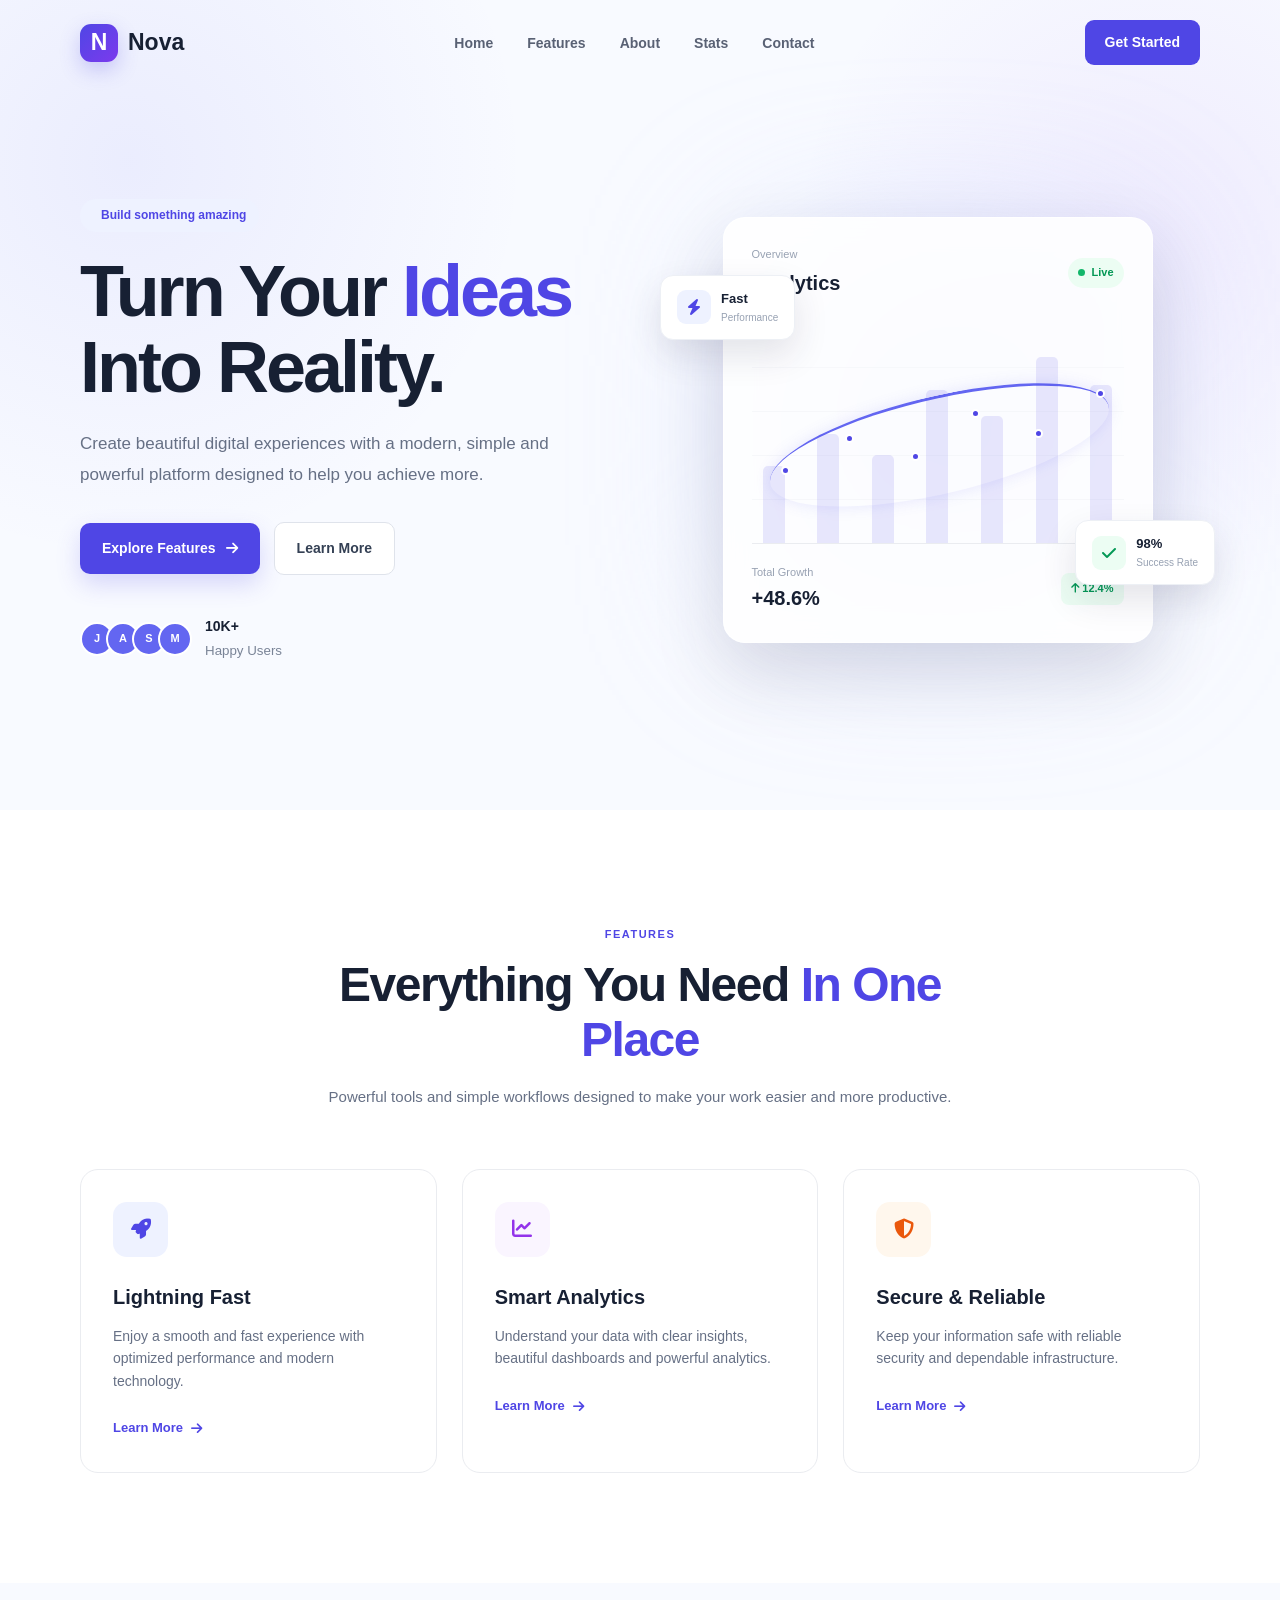
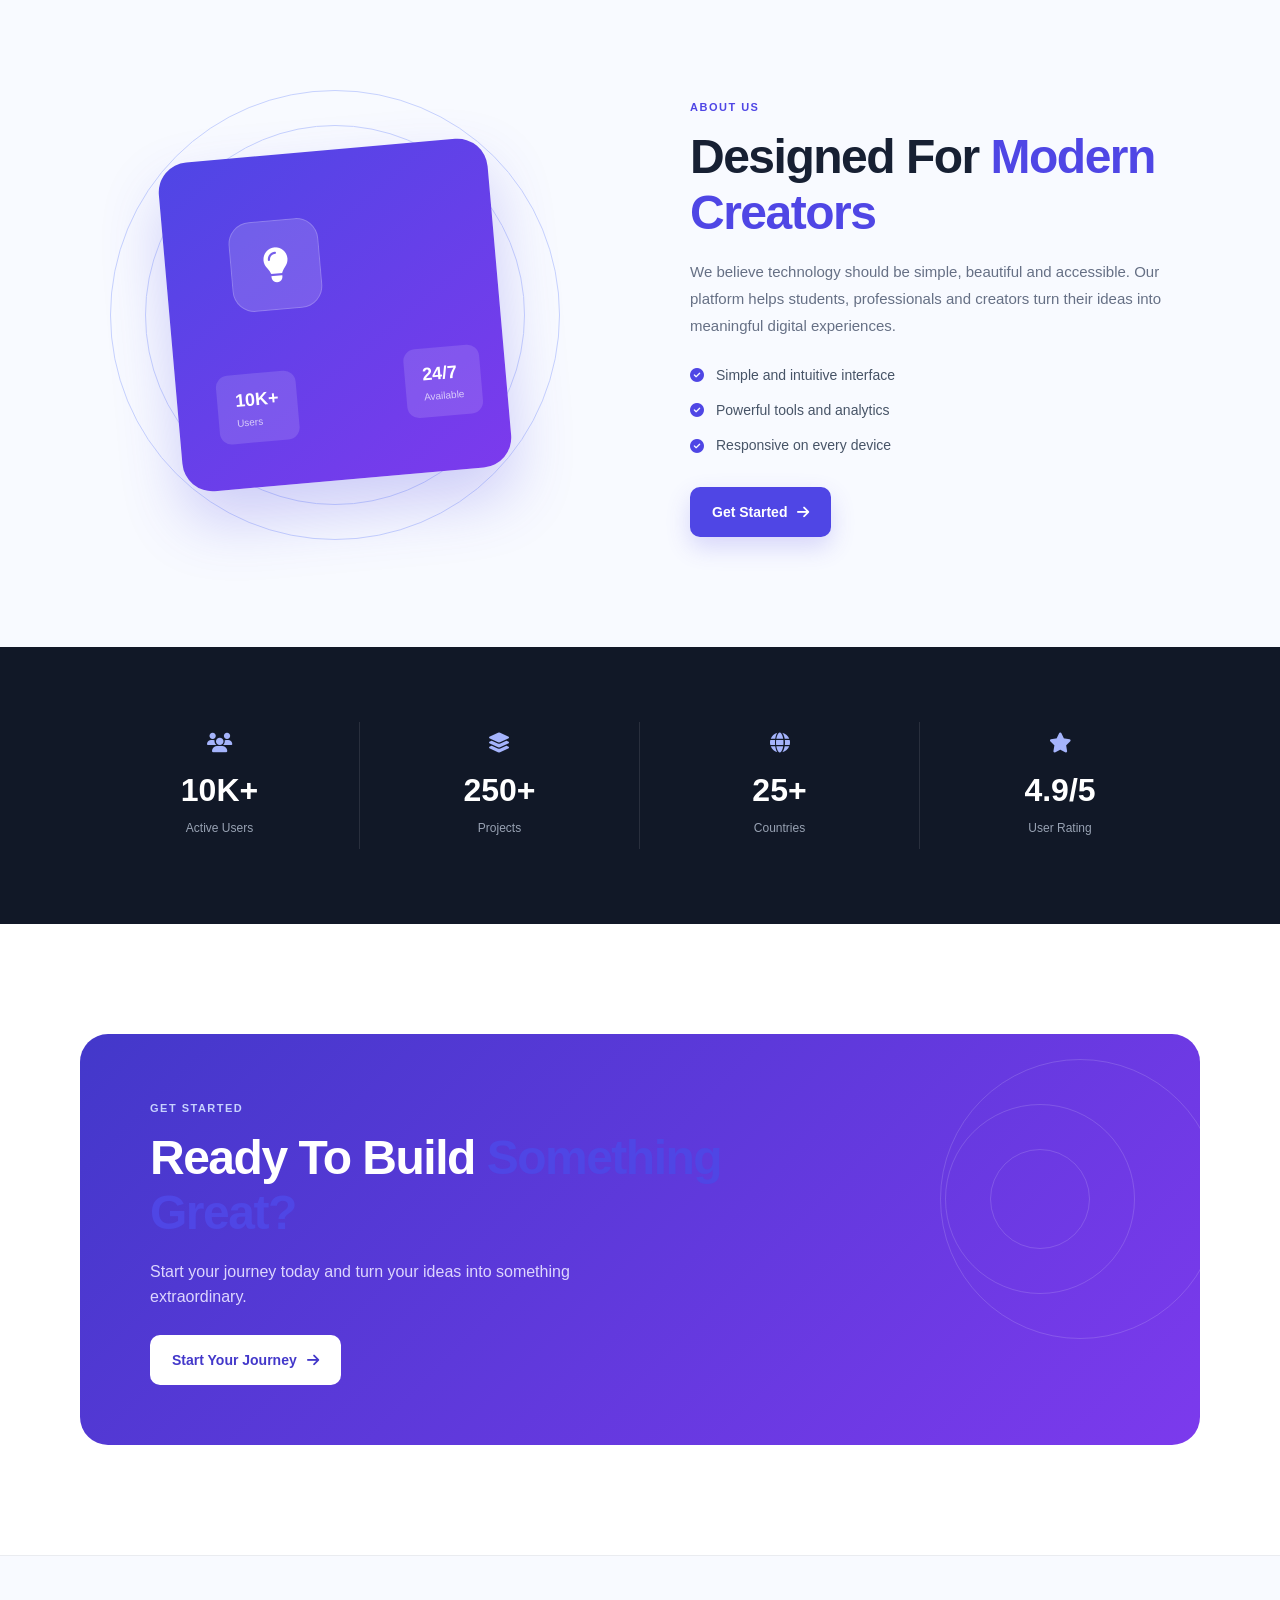
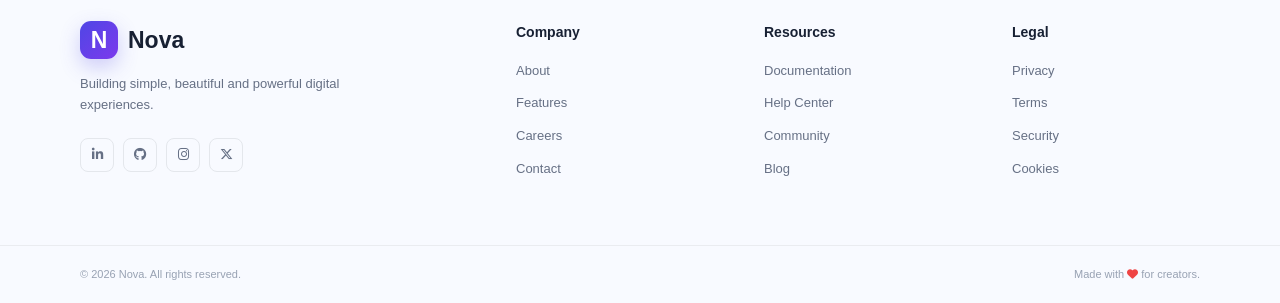
<file: Mahima_L1Task1/index.html>
<!DOCTYPE html>
<html lang="en">
<head>
    <meta charset="UTF-8">
    <meta name="viewport" content="width=device-width, initial-scale=1.0">

    <title>Nova | Modern Landing Page</title>

    <link rel="stylesheet" href="style.css">

    <link
        rel="stylesheet"
        href="https://cdnjs.cloudflare.com/ajax/libs/font-awesome/6.5.2/css/all.min.css"
    >
</head>

<body>

    <!-- ================= HEADER ================= -->

    <header class="header">
        <nav class="navbar container">

            <a href="#" class="logo">
                <span class="logo-icon">N</span>
                Nova
            </a>

            <ul class="nav-links" id="navLinks">
                <li><a href="#home">Home</a></li>
                <li><a href="#features">Features</a></li>
                <li><a href="#about">About</a></li>
                <li><a href="#stats">Stats</a></li>
                <li><a href="#contact">Contact</a></li>
            </ul>

            <a href="#contact" class="nav-button">Get Started</a>

            <button class="menu-btn" id="menuBtn">
                <i class="fas fa-bars"></i>
            </button>

        </nav>
    </header>


    <!-- ================= HERO ================= -->

    <main>

        <section class="hero" id="home">

            <div class="container hero-container">

                <div class="hero-content">

                    <div class="hero-badge">
                        <i class="fas fa-sparkles"></i>
                        Build something amazing
                    </div>

                    <h1>
                        Turn Your
                        <span>Ideas</span>
                        Into Reality.
                    </h1>

                    <p>
                        Create beautiful digital experiences with a modern,
                        simple and powerful platform designed to help you
                        achieve more.
                    </p>

                    <div class="hero-buttons">

                        <a href="#features" class="primary-btn">
                            Explore Features
                            <i class="fas fa-arrow-right"></i>
                        </a>

                        <a href="#about" class="secondary-btn">
                            Learn More
                        </a>

                    </div>

                    <div class="hero-users">

                        <div class="avatars">
                            <div>J</div>
                            <div>A</div>
                            <div>S</div>
                            <div>M</div>
                        </div>

                        <div>
                            <strong>10K+</strong>
                            <small>Happy Users</small>
                        </div>

                    </div>

                </div>


                <!-- Hero Visual -->

                <div class="hero-visual">

                    <div class="glow"></div>

                    <div class="dashboard-card">

                        <div class="dashboard-top">

                            <div>
                                <span class="small-label">
                                    Overview
                                </span>

                                <h3>Analytics</h3>
                            </div>

                            <div class="status">
                                <span></span>
                                Live
                            </div>

                        </div>


                        <div class="chart">

                            <div class="chart-line"></div>

                            <div class="chart-point point-1"></div>
                            <div class="chart-point point-2"></div>
                            <div class="chart-point point-3"></div>
                            <div class="chart-point point-4"></div>
                            <div class="chart-point point-5"></div>
                            <div class="chart-point point-6"></div>

                            <div class="chart-bars">
                                <span style="height: 35%"></span>
                                <span style="height: 50%"></span>
                                <span style="height: 40%"></span>
                                <span style="height: 70%"></span>
                                <span style="height: 58%"></span>
                                <span style="height: 85%"></span>
                                <span style="height: 72%"></span>
                            </div>

                        </div>


                        <div class="dashboard-bottom">

                            <div>
                                <span>Total Growth</span>
                                <strong>+48.6%</strong>
                            </div>

                            <div class="growth">
                                <i class="fas fa-arrow-up"></i>
                                12.4%
                            </div>

                        </div>

                    </div>


                    <div class="floating-card card-one">
                        <i class="fas fa-bolt"></i>
                        <div>
                            <strong>Fast</strong>
                            <small>Performance</small>
                        </div>
                    </div>


                    <div class="floating-card card-two">
                        <i class="fas fa-check"></i>
                        <div>
                            <strong>98%</strong>
                            <small>Success Rate</small>
                        </div>
                    </div>

                </div>

            </div>

        </section>


        <!-- ================= FEATURES ================= -->

        <section class="features section" id="features">

            <div class="container">

                <div class="section-heading">

                    <span class="section-tag">FEATURES</span>

                    <h2>
                        Everything You Need
                        <span>In One Place</span>
                    </h2>

                    <p>
                        Powerful tools and simple workflows designed to
                        make your work easier and more productive.
                    </p>

                </div>


                <div class="feature-grid">

                    <div class="feature-card">

                        <div class="feature-icon blue">
                            <i class="fas fa-rocket"></i>
                        </div>

                        <h3>Lightning Fast</h3>

                        <p>
                            Enjoy a smooth and fast experience with
                            optimized performance and modern technology.
                        </p>

                        <a href="#">
                            Learn More
                            <i class="fas fa-arrow-right"></i>
                        </a>

                    </div>


                    <div class="feature-card">

                        <div class="feature-icon purple">
                            <i class="fas fa-chart-line"></i>
                        </div>

                        <h3>Smart Analytics</h3>

                        <p>
                            Understand your data with clear insights,
                            beautiful dashboards and powerful analytics.
                        </p>

                        <a href="#">
                            Learn More
                            <i class="fas fa-arrow-right"></i>
                        </a>

                    </div>


                    <div class="feature-card">

                        <div class="feature-icon orange">
                            <i class="fas fa-shield-halved"></i>
                        </div>

                        <h3>Secure & Reliable</h3>

                        <p>
                            Keep your information safe with reliable
                            security and dependable infrastructure.
                        </p>

                        <a href="#">
                            Learn More
                            <i class="fas fa-arrow-right"></i>
                        </a>

                    </div>

                </div>

            </div>

        </section>


        <!-- ================= ABOUT ================= -->

        <section class="about section" id="about">

            <div class="container about-container">

                <div class="about-visual">

                    <div class="about-box">

                        <div class="about-icon">
                            <i class="fas fa-lightbulb"></i>
                        </div>

                        <div class="mini-stat">
                            <strong>24/7</strong>
                            <span>Available</span>
                        </div>

                        <div class="mini-stat">
                            <strong>10K+</strong>
                            <span>Users</span>
                        </div>

                    </div>

                    <div class="circle circle-one"></div>
                    <div class="circle circle-two"></div>

                </div>


                <div class="about-content">

                    <span class="section-tag">ABOUT US</span>

                    <h2>
                        Designed For
                        <span>Modern Creators</span>
                    </h2>

                    <p>
                        We believe technology should be simple, beautiful
                        and accessible. Our platform helps students,
                        professionals and creators turn their ideas into
                        meaningful digital experiences.
                    </p>

                    <div class="about-list">

                        <div>
                            <i class="fas fa-circle-check"></i>
                            <span>Simple and intuitive interface</span>
                        </div>

                        <div>
                            <i class="fas fa-circle-check"></i>
                            <span>Powerful tools and analytics</span>
                        </div>

                        <div>
                            <i class="fas fa-circle-check"></i>
                            <span>Responsive on every device</span>
                        </div>

                    </div>

                    <a href="#contact" class="primary-btn">
                        Get Started
                        <i class="fas fa-arrow-right"></i>
                    </a>

                </div>

            </div>

        </section>


        <!-- ================= STATS ================= -->

        <section class="stats section" id="stats">

            <div class="container">

                <div class="stats-grid">

                    <div class="stat-item">
                        <i class="fas fa-users"></i>
                        <h3>10K+</h3>
                        <p>Active Users</p>
                    </div>

                    <div class="stat-item">
                        <i class="fas fa-layer-group"></i>
                        <h3>250+</h3>
                        <p>Projects</p>
                    </div>

                    <div class="stat-item">
                        <i class="fas fa-globe"></i>
                        <h3>25+</h3>
                        <p>Countries</p>
                    </div>

                    <div class="stat-item">
                        <i class="fas fa-star"></i>
                        <h3>4.9/5</h3>
                        <p>User Rating</p>
                    </div>

                </div>

            </div>

        </section>


        <!-- ================= CTA ================= -->

        <section class="cta section" id="contact">

            <div class="container">

                <div class="cta-box">

                    <div class="cta-content">

                        <span class="section-tag">GET STARTED</span>

                        <h2>
                            Ready To Build
                            <span>Something Great?</span>
                        </h2>

                        <p>
                            Start your journey today and turn your ideas
                            into something extraordinary.
                        </p>

                        <a href="#" class="white-btn">
                            Start Your Journey
                            <i class="fas fa-arrow-right"></i>
                        </a>

                    </div>

                    <div class="cta-decoration">
                        <div></div>
                        <div></div>
                        <div></div>
                    </div>

                </div>

            </div>

        </section>

    </main>


    <!-- ================= FOOTER ================= -->

    <footer class="footer">

        <div class="container footer-container">

            <div class="footer-brand">

                <a href="#" class="logo">
                    <span class="logo-icon">N</span>
                    Nova
                </a>

                <p>
                    Building simple, beautiful and powerful
                    digital experiences.
                </p>

                <div class="social-links">

                    <a href="#">
                        <i class="fab fa-linkedin-in"></i>
                    </a>

                    <a href="#">
                        <i class="fab fa-github"></i>
                    </a>

                    <a href="#">
                        <i class="fab fa-instagram"></i>
                    </a>

                    <a href="#">
                        <i class="fab fa-x-twitter"></i>
                    </a>

                </div>

            </div>


            <div class="footer-column">

                <h4>Company</h4>

                <a href="#">About</a>
                <a href="#">Features</a>
                <a href="#">Careers</a>
                <a href="#">Contact</a>

            </div>


            <div class="footer-column">

                <h4>Resources</h4>

                <a href="#">Documentation</a>
                <a href="#">Help Center</a>
                <a href="#">Community</a>
                <a href="#">Blog</a>

            </div>


            <div class="footer-column">

                <h4>Legal</h4>

                <a href="#">Privacy</a>
                <a href="#">Terms</a>
                <a href="#">Security</a>
                <a href="#">Cookies</a>

            </div>

        </div>


        <div class="footer-bottom">

            <div class="container">

                <p>
                    © 2026 Nova. All rights reserved.
                </p>

                <p>
                    Made with <i class="fas fa-heart"></i> for creators.
                </p>

            </div>

        </div>

    </footer>


    <script src="script.js"></script>

</body>
</html>
</file>
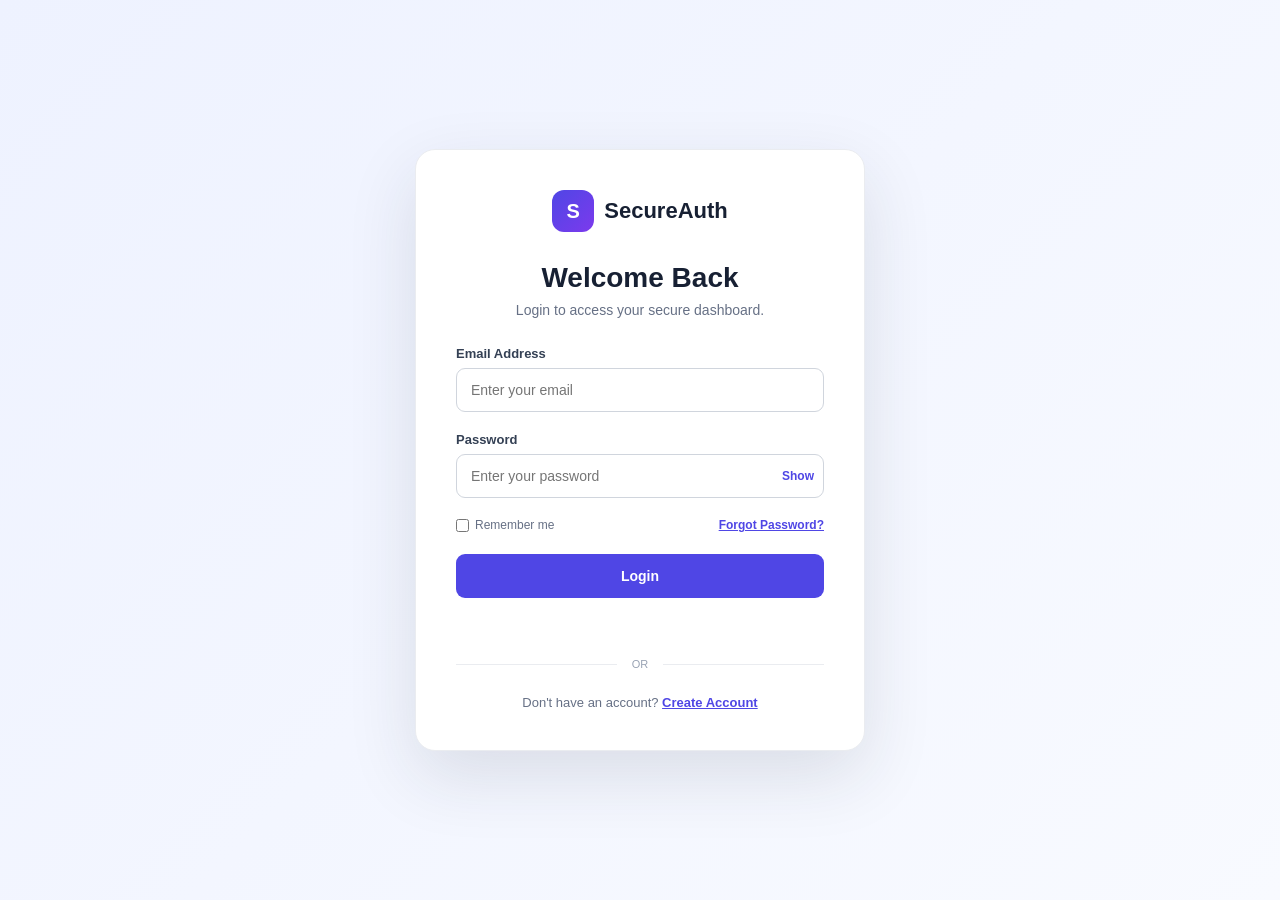
<file: Mahima_L1Task1/Authentication/index.html>
<!DOCTYPE html>
<html lang="en">
<head>
    <meta charset="UTF-8">
    <meta name="viewport" content="width=device-width, initial-scale=1.0">
    <title>Login | SecureAuth</title>

    <link rel="stylesheet" href="style.css">
</head>

<body>

    <div class="auth-container">

        <div class="auth-card">

            <div class="brand">
                <div class="brand-icon">S</div>
                <h1>SecureAuth</h1>
            </div>

            <h2>Welcome Back</h2>

            <p class="subtitle">
                Login to access your secure dashboard.
            </p>

            <form id="loginForm">

                <div class="input-group">
                    <label for="loginEmail">Email Address</label>

                    <input
                        type="email"
                        id="loginEmail"
                        placeholder="Enter your email"
                        required
                    >
                </div>


                <div class="input-group">

                    <label for="loginPassword">
                        Password
                    </label>

                    <div class="password-wrapper">

                        <input
                            type="password"
                            id="loginPassword"
                            placeholder="Enter your password"
                            required
                        >

                        <button
                            type="button"
                            class="password-toggle"
                            onclick="togglePassword('loginPassword', this)"
                        >
                            Show
                        </button>

                    </div>

                </div>


                <div class="form-options">

                    <label class="remember">
                        <input type="checkbox" id="rememberMe">
                        Remember me
                    </label>

                    <a href="#" onclick="forgotPassword()">
                        Forgot Password?
                    </a>

                </div>


                <button type="submit" class="auth-button">
                    Login
                </button>

                <p id="loginMessage" class="message"></p>

            </form>


            <div class="divider">
                <span>OR</span>
            </div>


            <p class="account-link">
                Don't have an account?

                <a href="register.html">
                    Create Account
                </a>
            </p>

        </div>

    </div>

    <script src="script.js"></script>

</body>
</html>
</file>
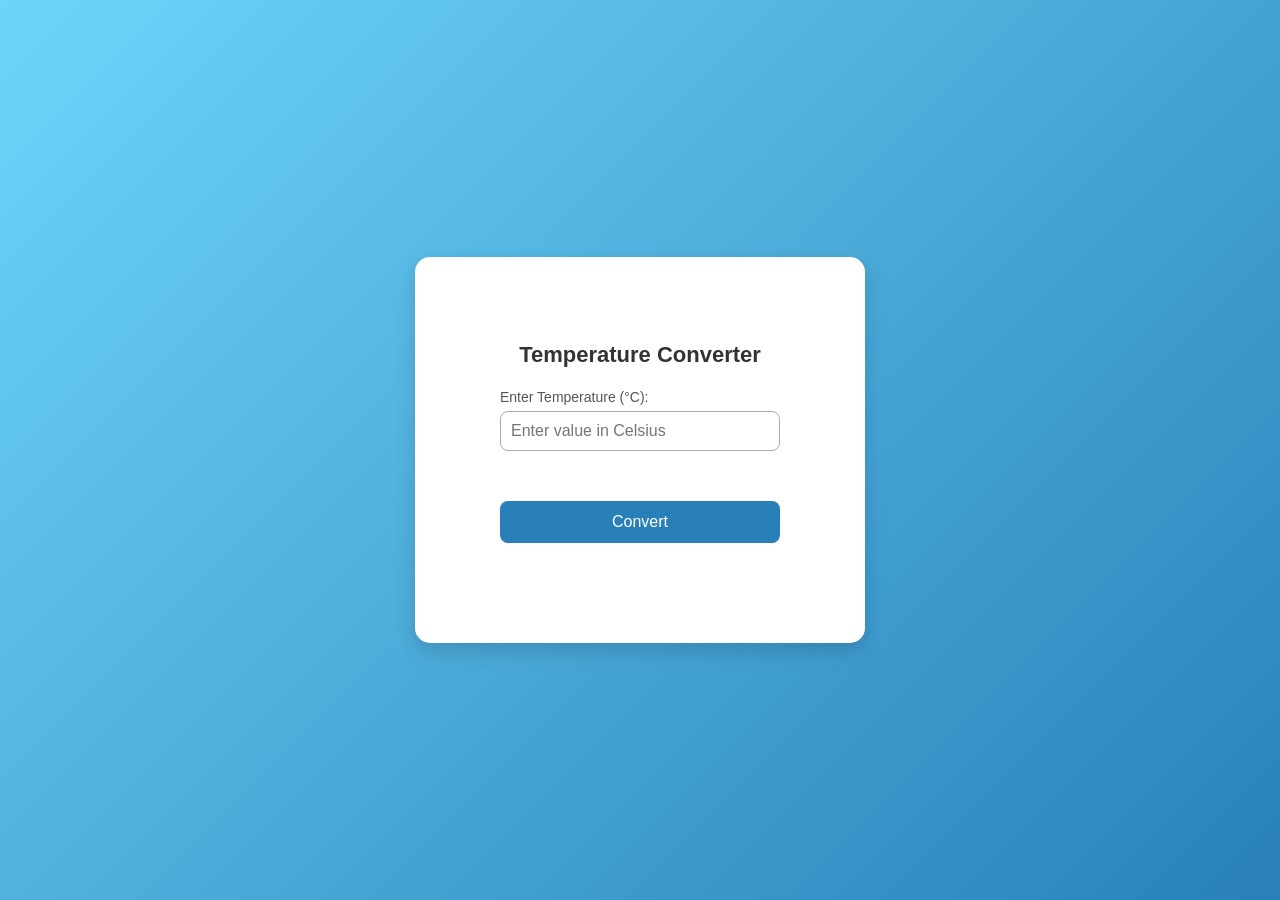
<file: Mahima_L1Task3.html>
<!DOCTYPE html>
<html lang="en">
<head>
    <meta charset="UTF-8">
    <meta name="viewport" content="width=device-width, initial-scale=1.0">
    <title>Temperature Converter</title>
    <style>
        *{
            margin: 0;
            padding: 0;
            font-family: Arial, Helvetica, sans-serif;
            box-sizing: border-box;
        }

        body{
            height: 100vh;
            display: flex;
            justify-content: center;
            align-items: center;
            background: linear-gradient(135deg, #6dd5fa, #2980b9);
        }

        .container{
            width: 450px;
            padding: 85px;
            background: #fff;
            border-radius: 15px;
            box-shadow: 0px 8px 20px rgba(0,0,0,0.15);
            text-align: center;
        }

        h2{
            margin-bottom: 20px;
            font-size: 22px;
            color: #333;
        }

        .box{
            margin-bottom: 35px;
            text-align: left;
        }

        label{
            font-size: 14px;
            color: #555;
        }

        input{
            width: 100%;
            padding: 10px;
            border-radius: 8px;
            border: 1px solid #aaa;
            margin-top: 5px;
            font-size: 16px;
        }

        button{
            width: 100%;
            padding: 12px;
            background: #2980b9;
            border: none;
            color: white;
            font-size: 16px;
            border-radius: 8px;
            margin-top: 15px;
            cursor: pointer;
        }

        button:hover{
            background: #1f6692;
        }

        .result{
            margin-top: 15px;
            font-size: 18px;
            color: #222;
            font-weight: bold;
        }
    </style>
</head>
<body>

    <div class="container">
        <h2>Temperature Converter</h2>

        <div class="box">
            <label>Enter Temperature (°C):</label>
            <input type="number" id="celsius" placeholder="Enter value in Celsius">
        </div>

        <button onclick="convertTemp()">Convert</button>

        <p class="result" id="result"></p>
    </div>

    <script>
        function convertTemp(){
            let c = document.getElementById("celsius").value;

            if(c === ""){
                document.getElementById("result").innerHTML = "Please enter a value!";
                return;
            }

            let f = (c * 9/5) + 32;
            let k = parseFloat(c) + 273.15;

            document.getElementById("result").innerHTML =
                `Fahrenheit: ${f.toFixed(2)} °F <br> Kelvin: ${k.toFixed(2)} K`;
        }
    </script>

</body>
</html>
</file>
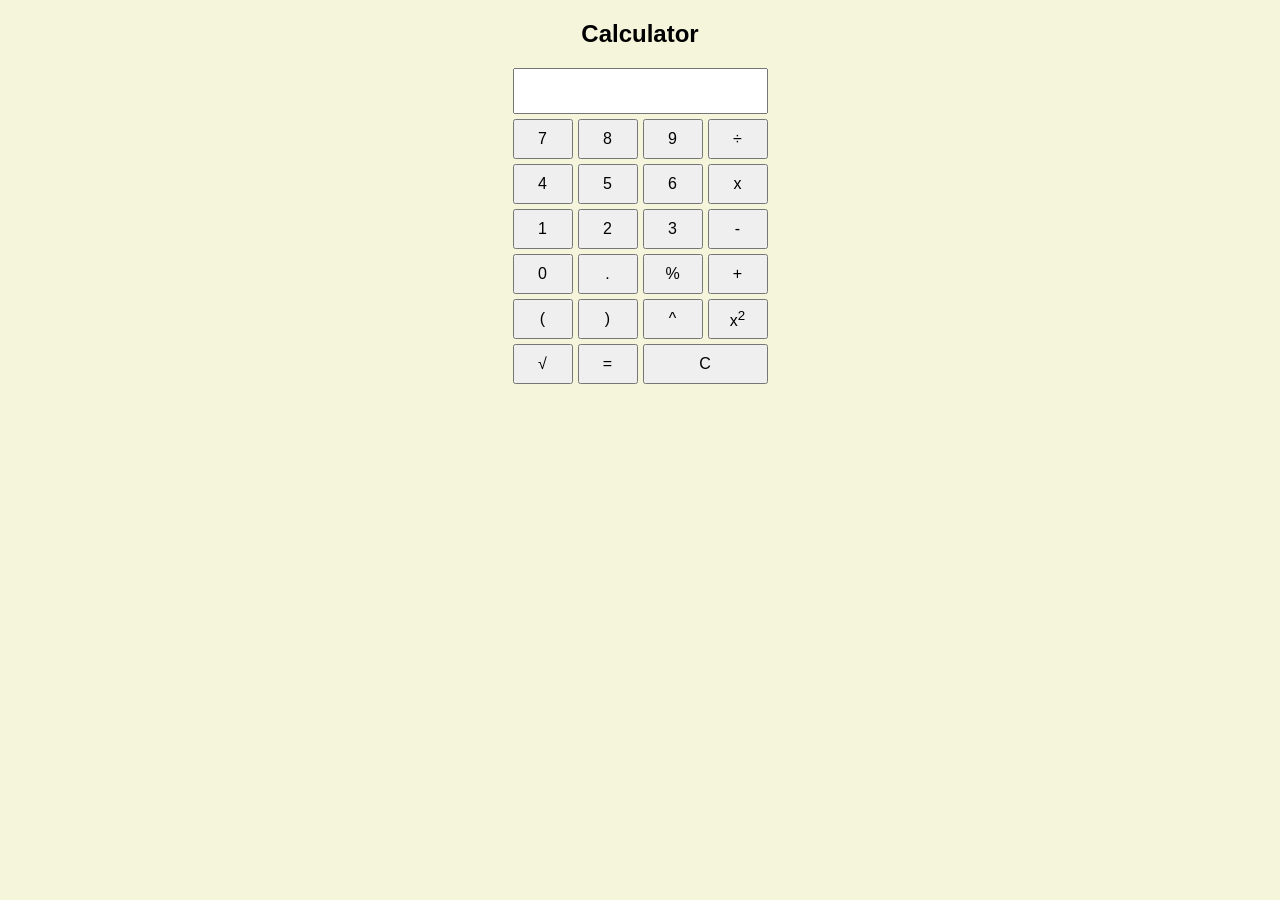
<file: Mahima_L2Tasl1.html>
<!DOCTYPE html>
<html>
    <head>
        <title>Calc</title>
        <style>
            body{ font-family: Arial;text-align: center;background: beige;}
            #calc{display:inline-grid;grid-template-columns: repeat(4,60px);gap: 5px;}
            input{grid-column: span 4; height: 40px;text-align: right;font-size:18px;}
            button{height:40px; font-size:16px}
        </style>
    </head>
    <body>
        <h2>Calculator</h2>
        <div id="calc">
            <input id="disp" readonly>
            <button onclick="v('7')">7</button>
            <button onclick="v('8')">8</button>
            <button onclick="v('9')">9</button>
            <button onclick="v('/')">÷</button>
            <button onclick="v('4')">4</button>
            <button onclick="v('5')">5</button>
            <button onclick="v('6')">6</button>
            <button onclick="v('*')">x</button>
            <button onclick="v('1')">1</button>
            <button onclick="v('2')">2</button>
            <button onclick="v('3')">3</button>
            <button onclick="v('-')">-</button>
            <button onclick="v('0')">0</button>
            <button onclick="v('.')">.</button>
            <button onclick="v('%')">%</button>
            <button onclick="v('+')">+</button>
            <button onclick="v('(')">(</button>
            <button onclick="v(')')">)</button>
            <button onclick="v('**')">^</button>
            <button onclick="v('**2')">x<sup>2</sup></button>
            <button onclick="v('Math.sqrt(')">√</button>
            <button onclick="disp.value=eval(disp.value)">=</button>
            <button style="grid-column:span 2" onclick="disp.value=''" >C</button>
        </div>
        <script>
            function v(x){disp.value +=x;}
        </script>
    </body>
</html>
</file>
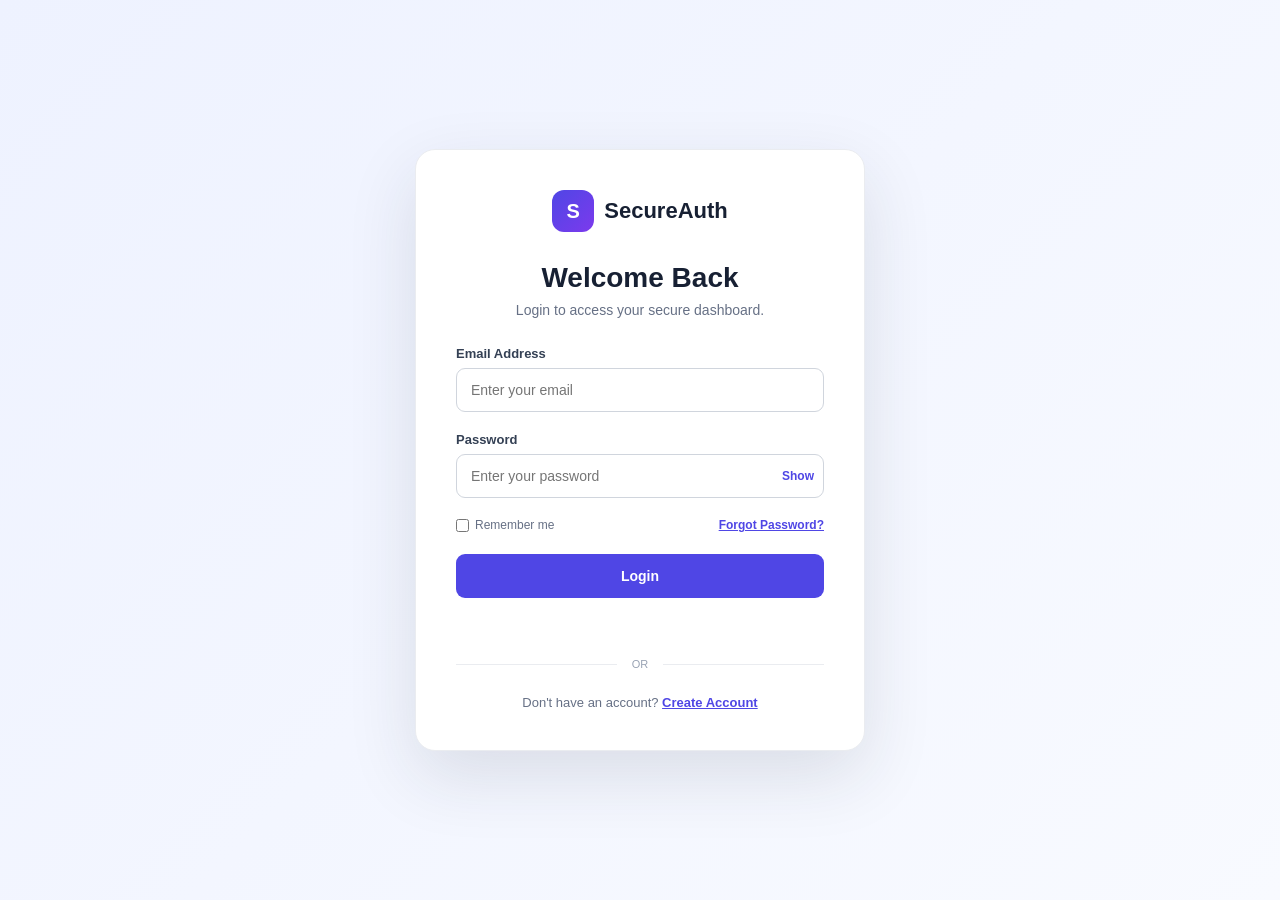
<file: Mahima_L1Task1/Authentication/dashboard.html>
<!DOCTYPE html>
<html lang="en">

<head>

    <meta charset="UTF-8">

    <meta
        name="viewport"
        content="width=device-width, initial-scale=1.0"
    >

    <title>Dashboard | SecureAuth</title>

    <link rel="stylesheet" href="style.css">

</head>


<body class="dashboard-page">


    <header class="dashboard-header">

        <div class="dashboard-logo">

            <div class="brand-icon">
                S
            </div>

            <h2>
                SecureAuth
            </h2>

        </div>


        <button
            class="logout-button"
            onclick="logout()"
        >
            Logout
        </button>

    </header>


    <main class="dashboard-container">

        <div class="welcome-card">

            <div class="welcome-icon">
                ✓
            </div>

            <h1>
                Welcome, <span id="userName">User</span>!
            </h1>

            <p>
                You have successfully logged in to your
                secure dashboard.
            </p>

        </div>


        <div class="dashboard-grid">


            <div class="dashboard-card">

                <div class="dashboard-card-icon">
                    👤
                </div>

                <h3>
                    Profile
                </h3>

                <p>
                    Manage your account information.
                </p>

            </div>


            <div class="dashboard-card">

                <div class="dashboard-card-icon">
                    🔒
                </div>

                <h3>
                    Security
                </h3>

                <p>
                    Your account is protected.
                </p>

            </div>


            <div class="dashboard-card">

                <div class="dashboard-card-icon">
                    📊
                </div>

                <h3>
                    Activity
                </h3>

                <p>
                    View your account activity.
                </p>

            </div>


        </div>

    </main>


    <script src="script.js"></script>

</body>

</html>
</file>
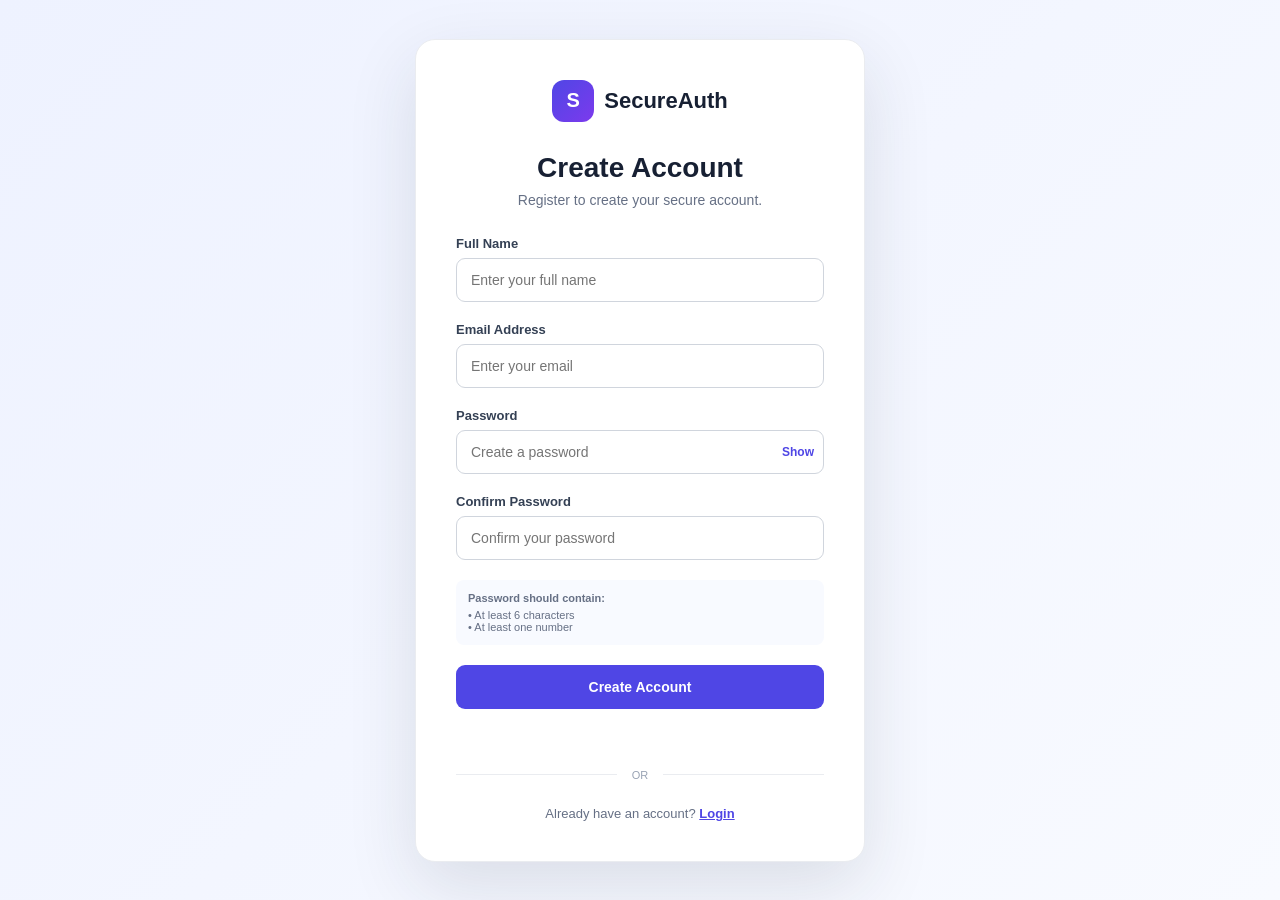
<file: Mahima_L1Task1/Authentication/register.html>
<!DOCTYPE html>
<html lang="en">
<head>

    <meta charset="UTF-8">

    <meta
        name="viewport"
        content="width=device-width, initial-scale=1.0"
    >

    <title>Register | SecureAuth</title>

    <link rel="stylesheet" href="style.css">

</head>

<body>

    <div class="auth-container">

        <div class="auth-card">

            <div class="brand">

                <div class="brand-icon">
                    S
                </div>

                <h1>
                    SecureAuth
                </h1>

            </div>


            <h2>
                Create Account
            </h2>

            <p class="subtitle">
                Register to create your secure account.
            </p>


            <form id="registerForm">


                <div class="input-group">

                    <label for="registerName">
                        Full Name
                    </label>

                    <input
                        type="text"
                        id="registerName"
                        placeholder="Enter your full name"
                        required
                    >

                </div>


                <div class="input-group">

                    <label for="registerEmail">
                        Email Address
                    </label>

                    <input
                        type="email"
                        id="registerEmail"
                        placeholder="Enter your email"
                        required
                    >

                </div>


                <div class="input-group">

                    <label for="registerPassword">
                        Password
                    </label>

                    <div class="password-wrapper">

                        <input
                            type="password"
                            id="registerPassword"
                            placeholder="Create a password"
                            required
                        >

                        <button
                            type="button"
                            class="password-toggle"
                            onclick="togglePassword('registerPassword', this)"
                        >
                            Show
                        </button>

                    </div>

                </div>


                <div class="input-group">

                    <label for="confirmPassword">
                        Confirm Password
                    </label>

                    <input
                        type="password"
                        id="confirmPassword"
                        placeholder="Confirm your password"
                        required
                    >

                </div>


                <div class="password-rules">

                    <p>Password should contain:</p>

                    <span>• At least 6 characters</span>

                    <span>• At least one number</span>

                </div>


                <button
                    type="submit"
                    class="auth-button"
                >
                    Create Account
                </button>


                <p
                    id="registerMessage"
                    class="message"
                ></p>

            </form>


            <div class="divider">
                <span>OR</span>
            </div>


            <p class="account-link">

                Already have an account?

                <a href="index.html">
                    Login
                </a>

            </p>

        </div>

    </div>


    <script src="script.js"></script>

</body>
</html>
</file>
<file: Mahima_L1Task1/style.css>
/* =========================================
   RESET
========================================= */

* {
    margin: 0;
    padding: 0;
    box-sizing: border-box;
}

html {
    scroll-behavior: smooth;
}

body {
    font-family: Arial, Helvetica, sans-serif;
    color: #172033;
    background: #ffffff;
    line-height: 1.6;
    overflow-x: hidden;
}

a {
    text-decoration: none;
    color: inherit;
}

button {
    font-family: inherit;
}

.container {
    width: min(1120px, 90%);
    margin: auto;
}


/* =========================================
   HEADER
========================================= */

.header {
    width: 100%;
    position: absolute;
    top: 0;
    left: 0;
    z-index: 1000;
}

.navbar {
    height: 85px;
    display: flex;
    align-items: center;
    justify-content: space-between;
}

.logo {
    display: flex;
    align-items: center;
    gap: 10px;
    font-size: 23px;
    font-weight: 800;
    color: #172033;
}

.logo-icon {
    width: 38px;
    height: 38px;
    border-radius: 11px;
    display: grid;
    place-items: center;
    color: white;
    background: linear-gradient(135deg, #4f46e5, #7c3aed);
    box-shadow: 0 8px 20px rgba(79, 70, 229, 0.25);
}

.nav-links {
    display: flex;
    list-style: none;
    gap: 34px;
}

.nav-links a {
    color: #596174;
    font-size: 14px;
    font-weight: 600;
    transition: 0.3s;
}

.nav-links a:hover {
    color: #4f46e5;
}

.nav-button {
    padding: 11px 20px;
    border-radius: 9px;
    color: white;
    background: #4f46e5;
    font-size: 14px;
    font-weight: 700;
    transition: 0.3s;
}

.nav-button:hover {
    background: #3730a3;
    transform: translateY(-2px);
}

.menu-btn {
    display: none;
    border: none;
    background: transparent;
    font-size: 23px;
    cursor: pointer;
    color: #172033;
}


/* =========================================
   HERO
========================================= */

.hero {
    min-height: 760px;
    padding-top: 150px;
    padding-bottom: 100px;
    background:
        radial-gradient(circle at 10% 20%, rgba(99, 102, 241, 0.09), transparent 30%),
        radial-gradient(circle at 90% 30%, rgba(124, 58, 237, 0.08), transparent 28%),
        #f8faff;
    position: relative;
}

.hero-container {
    min-height: 560px;
    display: grid;
    grid-template-columns: 1fr 1fr;
    align-items: center;
    gap: 70px;
}

.hero-badge {
    display: inline-flex;
    align-items: center;
    gap: 8px;
    padding: 7px 13px;
    border-radius: 30px;
    color: #4f46e5;
    background: #eef2ff;
    font-size: 12px;
    font-weight: 700;
    margin-bottom: 22px;
}

.hero-content h1 {
    max-width: 600px;
    font-size: clamp(48px, 6vw, 72px);
    line-height: 1.05;
    letter-spacing: -3px;
    margin-bottom: 24px;
}

.hero-content h1 span,
.section-heading h2 span,
.about-content h2 span,
.cta-content h2 span {
    color: #4f46e5;
}

.hero-content > p {
    max-width: 530px;
    color: #667085;
    font-size: 17px;
    line-height: 1.8;
    margin-bottom: 32px;
}

.hero-buttons {
    display: flex;
    align-items: center;
    gap: 14px;
}

.primary-btn,
.secondary-btn,
.white-btn {
    display: inline-flex;
    align-items: center;
    justify-content: center;
    gap: 10px;
    padding: 14px 22px;
    border-radius: 10px;
    font-size: 14px;
    font-weight: 700;
    transition: 0.3s;
}

.primary-btn {
    color: white;
    background: #4f46e5;
    box-shadow: 0 10px 25px rgba(79, 70, 229, 0.2);
}

.primary-btn:hover {
    background: #3730a3;
    transform: translateY(-3px);
}

.secondary-btn {
    border: 1px solid #dfe3eb;
    background: white;
    color: #344054;
}

.secondary-btn:hover {
    border-color: #4f46e5;
    color: #4f46e5;
}

.hero-users {
    display: flex;
    align-items: center;
    gap: 13px;
    margin-top: 40px;
}

.avatars {
    display: flex;
}

.avatars div {
    width: 34px;
    height: 34px;
    margin-left: -8px;
    border: 2px solid white;
    border-radius: 50%;
    display: grid;
    place-items: center;
    color: white;
    background: #6366f1;
    font-size: 11px;
    font-weight: 700;
}

.avatars div:first-child {
    margin-left: 0;
}

.hero-users strong {
    display: block;
    font-size: 14px;
}

.hero-users small {
    color: #7a8497;
}


/* =========================================
   HERO DASHBOARD
========================================= */

.hero-visual {
    position: relative;
    min-height: 450px;
    display: flex;
    align-items: center;
    justify-content: center;
}

.glow {
    position: absolute;
    width: 350px;
    height: 350px;
    background: #c7d2fe;
    filter: blur(90px);
    opacity: 0.6;
}

.dashboard-card {
    width: min(430px, 100%);
    position: relative;
    z-index: 2;
    padding: 28px;
    border: 1px solid rgba(255, 255, 255, 0.8);
    border-radius: 22px;
    background: rgba(255, 255, 255, 0.88);
    box-shadow: 0 30px 70px rgba(39, 43, 77, 0.15);
    backdrop-filter: blur(15px);
}

.dashboard-top {
    display: flex;
    justify-content: space-between;
    align-items: center;
}

.small-label {
    display: block;
    color: #98a2b3;
    font-size: 11px;
}

.dashboard-top h3 {
    font-size: 20px;
    margin-top: 3px;
}

.status {
    display: flex;
    align-items: center;
    gap: 6px;
    padding: 6px 10px;
    border-radius: 20px;
    background: #ecfdf3;
    color: #039855;
    font-size: 11px;
    font-weight: 700;
}

.status span {
    width: 7px;
    height: 7px;
    border-radius: 50%;
    background: #12b76a;
}

.chart {
    height: 220px;
    margin-top: 25px;
    position: relative;
    border-bottom: 1px solid #eaecf0;
    background:
        repeating-linear-gradient(
            to bottom,
            transparent 0,
            transparent 43px,
            #f0f2f6 44px
        );
}

.chart-line {
    position: absolute;
    left: 5%;
    right: 4%;
    bottom: 48px;
    height: 100px;
    border-top: 3px solid #6366f1;
    transform: skewY(-12deg);
    border-radius: 50%;
    box-shadow: 0 0 15px rgba(99, 102, 241, 0.15);
}

.chart-bars {
    height: 100%;
    display: flex;
    align-items: end;
    justify-content: space-around;
    gap: 10px;
    opacity: 0.12;
}

.chart-bars span {
    width: 22px;
    background: #4f46e5;
    border-radius: 5px 5px 0 0;
}

.chart-point {
    width: 9px;
    height: 9px;
    position: absolute;
    border: 2px solid white;
    border-radius: 50%;
    background: #4f46e5;
    z-index: 3;
}

.point-1 {
    left: 8%;
    bottom: 68px;
}

.point-2 {
    left: 25%;
    bottom: 100px;
}

.point-3 {
    left: 43%;
    bottom: 82px;
}

.point-4 {
    left: 59%;
    bottom: 125px;
}

.point-5 {
    left: 76%;
    bottom: 105px;
}

.point-6 {
    right: 5%;
    bottom: 145px;
}

.dashboard-bottom {
    display: flex;
    justify-content: space-between;
    align-items: center;
    padding-top: 20px;
}

.dashboard-bottom span {
    display: block;
    color: #98a2b3;
    font-size: 11px;
}

.dashboard-bottom strong {
    font-size: 20px;
}

.growth {
    padding: 7px 10px;
    border-radius: 8px;
    background: #ecfdf3;
    color: #039855;
    font-size: 11px;
    font-weight: 700;
}

.floating-card {
    position: absolute;
    z-index: 4;
    display: flex;
    align-items: center;
    gap: 10px;
    padding: 13px 16px;
    border: 1px solid #edf0f5;
    border-radius: 13px;
    background: white;
    box-shadow: 0 15px 35px rgba(39, 43, 77, 0.12);
}

.floating-card i {
    width: 34px;
    height: 34px;
    display: grid;
    place-items: center;
    border-radius: 9px;
    color: #4f46e5;
    background: #eef2ff;
}

.floating-card strong,
.floating-card small {
    display: block;
}

.floating-card strong {
    font-size: 13px;
}

.floating-card small {
    color: #98a2b3;
    font-size: 10px;
}

.card-one {
    top: 70px;
    left: -15px;
}

.card-two {
    right: -15px;
    bottom: 70px;
}

.card-two i {
    color: #039855;
    background: #ecfdf3;
}


/* =========================================
   GENERAL SECTIONS
========================================= */

.section {
    padding: 110px 0;
}

.section-heading {
    max-width: 650px;
    margin: 0 auto 60px;
    text-align: center;
}

.section-tag {
    display: inline-block;
    color: #4f46e5;
    font-size: 11px;
    font-weight: 800;
    letter-spacing: 1.5px;
    margin-bottom: 13px;
}

.section-heading h2,
.about-content h2,
.cta-content h2 {
    font-size: clamp(34px, 4vw, 48px);
    line-height: 1.15;
    letter-spacing: -1.5px;
    margin-bottom: 18px;
}

.section-heading p {
    color: #667085;
    font-size: 15px;
}


/* =========================================
   FEATURES
========================================= */

.features {
    background: white;
}

.feature-grid {
    display: grid;
    grid-template-columns: repeat(3, 1fr);
    gap: 25px;
}

.feature-card {
    padding: 32px;
    border: 1px solid #eaecf0;
    border-radius: 18px;
    background: white;
    transition: 0.3s;
}

.feature-card:hover {
    transform: translateY(-8px);
    border-color: #c7d2fe;
    box-shadow: 0 20px 45px rgba(30, 41, 59, 0.09);
}

.feature-icon {
    width: 55px;
    height: 55px;
    display: grid;
    place-items: center;
    border-radius: 14px;
    margin-bottom: 24px;
    font-size: 20px;
}

.feature-icon.blue {
    color: #4f46e5;
    background: #eef2ff;
}

.feature-icon.purple {
    color: #9333ea;
    background: #faf5ff;
}

.feature-icon.orange {
    color: #ea580c;
    background: #fff7ed;
}

.feature-card h3 {
    font-size: 20px;
    margin-bottom: 12px;
}

.feature-card p {
    color: #667085;
    font-size: 14px;
    margin-bottom: 22px;
}

.feature-card a {
    display: inline-flex;
    align-items: center;
    gap: 8px;
    color: #4f46e5;
    font-size: 13px;
    font-weight: 700;
}


/* =========================================
   ABOUT
========================================= */

.about {
    background: #f8faff;
}

.about-container {
    display: grid;
    grid-template-columns: 1fr 1fr;
    gap: 100px;
    align-items: center;
}

.about-visual {
    min-height: 430px;
    position: relative;
    display: grid;
    place-items: center;
}

.about-box {
    width: 330px;
    height: 330px;
    position: relative;
    z-index: 2;
    border-radius: 30px;
    background: linear-gradient(145deg, #4f46e5, #7c3aed);
    box-shadow: 0 30px 60px rgba(79, 70, 229, 0.25);
    transform: rotate(-5deg);
}

.about-icon {
    position: absolute;
    top: 65px;
    left: 65px;
    width: 90px;
    height: 90px;
    display: grid;
    place-items: center;
    border: 1px solid rgba(255,255,255,.2);
    border-radius: 22px;
    color: white;
    background: rgba(255,255,255,.15);
    font-size: 35px;
}

.mini-stat {
    position: absolute;
    right: 25px;
    bottom: 55px;
    padding: 12px 18px;
    border-radius: 12px;
    color: white;
    background: rgba(255,255,255,.13);
}

.mini-stat:last-child {
    right: auto;
    left: 40px;
    bottom: 45px;
}

.mini-stat strong,
.mini-stat span {
    display: block;
}

.mini-stat strong {
    font-size: 18px;
}

.mini-stat span {
    color: rgba(255,255,255,.7);
    font-size: 10px;
}

.circle {
    position: absolute;
    border-radius: 50%;
    border: 1px solid #c7d2fe;
}

.circle-one {
    width: 380px;
    height: 380px;
}

.circle-two {
    width: 450px;
    height: 450px;
}

.about-content > p {
    color: #667085;
    font-size: 15px;
    line-height: 1.8;
    margin-bottom: 25px;
}

.about-list {
    margin-bottom: 30px;
}

.about-list div {
    display: flex;
    align-items: center;
    gap: 12px;
    margin-bottom: 13px;
    color: #475467;
    font-size: 14px;
}

.about-list i {
    color: #4f46e5;
}


/* =========================================
   STATS
========================================= */

.stats {
    padding: 75px 0;
    background: #111827;
    color: white;
}

.stats-grid {
    display: grid;
    grid-template-columns: repeat(4, 1fr);
}

.stat-item {
    text-align: center;
    padding: 10px;
    border-right: 1px solid rgba(255,255,255,.1);
}

.stat-item:last-child {
    border-right: none;
}

.stat-item i {
    color: #a5b4fc;
    font-size: 20px;
    margin-bottom: 12px;
}

.stat-item h3 {
    font-size: 32px;
    margin-bottom: 3px;
}

.stat-item p {
    color: #98a2b3;
    font-size: 12px;
}


/* =========================================
   CTA
========================================= */

.cta {
    background: white;
}

.cta-box {
    min-height: 330px;
    position: relative;
    overflow: hidden;
    display: flex;
    align-items: center;
    padding: 60px 70px;
    border-radius: 28px;
    background: linear-gradient(135deg, #4338ca, #7c3aed);
}

.cta-content {
    max-width: 600px;
    position: relative;
    z-index: 3;
}

.cta-content .section-tag {
    color: #c7d2fe;
}

.cta-content h2 {
    color: white;
}

.cta-content p {
    color: #ddd6fe;
    max-width: 500px;
    margin-bottom: 25px;
}

.white-btn {
    color: #4338ca;
    background: white;
}

.white-btn:hover {
    transform: translateY(-3px);
}

.cta-decoration {
    position: absolute;
    right: 50px;
    top: 0;
    width: 350px;
    height: 100%;
}

.cta-decoration div {
    position: absolute;
    border: 1px solid rgba(255,255,255,.15);
    border-radius: 50%;
}

.cta-decoration div:nth-child(1) {
    width: 280px;
    height: 280px;
    right: -70px;
    top: 25px;
}

.cta-decoration div:nth-child(2) {
    width: 190px;
    height: 190px;
    right: 15px;
    top: 70px;
}

.cta-decoration div:nth-child(3) {
    width: 100px;
    height: 100px;
    right: 60px;
    top: 115px;
}


/* =========================================
   FOOTER
========================================= */

.footer {
    background: #f8faff;
    border-top: 1px solid #eaecf0;
}

.footer-container {
    padding: 65px 0;
    display: grid;
    grid-template-columns: 2fr 1fr 1fr 1fr;
    gap: 60px;
}

.footer-brand p {
    max-width: 290px;
    color: #667085;
    font-size: 13px;
    margin: 15px 0 22px;
}

.social-links {
    display: flex;
    gap: 9px;
}

.social-links a {
    width: 34px;
    height: 34px;
    display: grid;
    place-items: center;
    border: 1px solid #e4e7ec;
    border-radius: 8px;
    color: #667085;
    font-size: 13px;
    transition: 0.3s;
}

.social-links a:hover {
    color: white;
    background: #4f46e5;
    border-color: #4f46e5;
}

.footer-column {
    display: flex;
    flex-direction: column;
    gap: 12px;
}

.footer-column h4 {
    font-size: 14px;
    margin-bottom: 5px;
}

.footer-column a {
    color: #667085;
    font-size: 13px;
    transition: 0.3s;
}

.footer-column a:hover {
    color: #4f46e5;
}

.footer-bottom {
    padding: 20px 0;
    border-top: 1px solid #eaecf0;
}

.footer-bottom .container {
    display: flex;
    justify-content: space-between;
}

.footer-bottom p {
    color: #98a2b3;
    font-size: 11px;
}

.footer-bottom i {
    color: #ef4444;
}


/* =========================================
   RESPONSIVE
========================================= */

@media (max-width: 900px) {

    .nav-links,
    .nav-button {
        display: none;
    }

    .menu-btn {
        display: block;
    }

    .nav-links.active {
        position: absolute;
        display: flex;
        flex-direction: column;
        gap: 0;
        top: 75px;
        left: 5%;
        right: 5%;
        padding: 15px;
        border: 1px solid #eaecf0;
        border-radius: 12px;
        background: white;
        box-shadow: 0 15px 35px rgba(0,0,0,.08);
    }

    .nav-links.active li a {
        display: block;
        padding: 12px;
    }

    .hero-container,
    .about-container {
        grid-template-columns: 1fr;
        gap: 60px;
    }

    .hero {
        padding-top: 130px;
    }

    .hero-content {
        text-align: center;
    }

    .hero-content h1,
    .hero-content > p {
        margin-left: auto;
        margin-right: auto;
    }

    .hero-buttons,
    .hero-users {
        justify-content: center;
    }

    .feature-grid {
        grid-template-columns: 1fr;
    }

    .about-content {
        text-align: center;
    }

    .about-list div {
        justify-content: center;
    }

    .about-visual {
        order: 2;
    }

    .about-content {
        order: 1;
    }

    .stats-grid {
        grid-template-columns: repeat(2, 1fr);
        gap: 30px;
    }

    .stat-item:nth-child(2) {
        border-right: none;
    }

    .footer-container {
        grid-template-columns: 1fr 1fr;
    }

}


@media (max-width: 600px) {

    .navbar {
        height: 72px;
    }

    .hero {
        min-height: auto;
        padding-top: 115px;
    }

    .hero-content h1 {
        font-size: 46px;
        letter-spacing: -2px;
    }

    .hero-content > p {
        font-size: 15px;
    }

    .hero-buttons {
        flex-direction: column;
    }

    .primary-btn,
    .secondary-btn {
        width: 100%;
    }

    .hero-visual {
        min-height: 390px;
    }

    .dashboard-card {
        padding: 20px;
    }

    .card-one {
        left: -5px;
        top: 30px;
    }

    .card-two {
        right: -5px;
        bottom: 30px;
    }

    .section {
        padding: 75px 0;
    }

    .section-heading {
        margin-bottom: 40px;
    }

    .about-box {
        width: 280px;
        height: 280px;
    }

    .circle-one {
        width: 320px;
        height: 320px;
    }

    .circle-two {
        width: 370px;
        height: 370px;
    }

    .stats-grid {
        grid-template-columns: 1fr 1fr;
    }

    .stat-item {
        border-right: none;
    }

    .cta-box {
        padding: 45px 30px;
    }

    .cta-decoration {
        opacity: .5;
    }

    .footer-container {
        grid-template-columns: 1fr 1fr;
        gap: 35px;
    }

    .footer-brand {
        grid-column: 1 / -1;
    }

    .footer-bottom .container {
        flex-direction: column;
        gap: 7px;
    }

}
</file>
<file: Mahima_L1Task1/Authentication/style.css>
* {
    margin: 0;
    padding: 0;
    box-sizing: border-box;
}


body {
    font-family: Arial, Helvetica, sans-serif;
    background: linear-gradient(
        135deg,
        #eef2ff,
        #f8faff
    );

    color: #172033;
    min-height: 100vh;
}


.auth-container {
    min-height: 100vh;

    display: flex;
    align-items: center;
    justify-content: center;

    padding: 30px;
}


.auth-card {
    width: 100%;
    max-width: 450px;

    padding: 40px;

    background: white;

    border: 1px solid #eaecf0;

    border-radius: 20px;

    box-shadow:
        0 25px 70px
        rgba(31, 41, 55, 0.12);
}


.brand {
    display: flex;
    align-items: center;
    justify-content: center;

    gap: 10px;

    margin-bottom: 30px;
}


.brand-icon {
    width: 42px;
    height: 42px;

    display: grid;
    place-items: center;

    border-radius: 12px;

    background: linear-gradient(
        135deg,
        #4f46e5,
        #7c3aed
    );

    color: white;

    font-size: 20px;
    font-weight: bold;
}


.brand h1 {
    font-size: 22px;
}


.auth-card h2 {
    text-align: center;

    font-size: 28px;

    margin-bottom: 8px;
}


.subtitle {
    text-align: center;

    color: #667085;

    font-size: 14px;

    margin-bottom: 28px;
}



.input-group {
    margin-bottom: 20px;
}


.input-group label {
    display: block;

    margin-bottom: 7px;

    font-size: 13px;

    font-weight: 600;

    color: #344054;
}


.input-group input {
    width: 100%;

    padding: 13px 14px;

    border: 1px solid #d0d5dd;

    border-radius: 9px;

    outline: none;

    font-size: 14px;

    transition: 0.2s;
}


.input-group input:focus {
    border-color: #4f46e5;

    box-shadow:
        0 0 0 3px
        rgba(79, 70, 229, 0.1);
}



.password-wrapper {
    position: relative;
}


.password-wrapper input {
    padding-right: 65px;
}


.password-toggle {
    position: absolute;

    right: 10px;

    top: 50%;

    transform: translateY(-50%);

    border: none;

    background: transparent;

    color: #4f46e5;

    font-size: 12px;

    font-weight: 700;

    cursor: pointer;
}


.form-options {
    display: flex;

    justify-content: space-between;

    align-items: center;

    margin: 5px 0 22px;

    font-size: 12px;
}


.form-options a {
    color: #4f46e5;

    font-weight: 600;
}


.remember {
    display: flex;

    gap: 6px;

    align-items: center;

    color: #667085;
}



.auth-button {
    width: 100%;

    padding: 14px;

    border: none;

    border-radius: 9px;

    color: white;

    background: #4f46e5;

    font-size: 14px;

    font-weight: 700;

    cursor: pointer;

    transition: 0.3s;
}


.auth-button:hover {
    background: #3730a3;

    transform: translateY(-2px);
}



.message {
    min-height: 20px;

    margin-top: 15px;

    text-align: center;

    font-size: 13px;

    font-weight: 600;
}


.message.error {
    color: #dc2626;
}


.message.success {
    color: #16a34a;
}


.divider {
    display: flex;

    align-items: center;

    gap: 15px;

    margin: 25px 0;

    color: #98a2b3;

    font-size: 11px;
}


.divider::before,
.divider::after {
    content: "";

    height: 1px;

    flex: 1;

    background: #eaecf0;
}


.account-link {
    text-align: center;

    color: #667085;

    font-size: 13px;
}


.account-link a {
    color: #4f46e5;

    font-weight: 700;
}


.password-rules {
    padding: 12px;

    margin-bottom: 20px;

    border-radius: 8px;

    background: #f8faff;

    color: #667085;

    font-size: 11px;
}


.password-rules p {
    font-weight: 700;

    margin-bottom: 5px;
}


.password-rules span {
    display: block;
}


.dashboard-page {
    background: #f8faff;
}


.dashboard-header {
    height: 75px;

    padding: 0 6%;

    display: flex;

    align-items: center;

    justify-content: space-between;

    background: white;

    border-bottom: 1px solid #eaecf0;
}


.dashboard-logo {
    display: flex;

    align-items: center;

    gap: 10px;
}


.dashboard-logo .brand-icon {
    width: 36px;
    height: 36px;

    font-size: 16px;
}


.dashboard-logo h2 {
    font-size: 20px;
}


.logout-button {
    padding: 10px 18px;

    border: none;

    border-radius: 8px;

    color: white;

    background: #ef4444;

    font-size: 13px;

    font-weight: 700;

    cursor: pointer;

    transition: 0.3s;
}


.logout-button:hover {
    background: #dc2626;
}


.dashboard-container {
    width: min(1000px, 90%);

    margin: 60px auto;
}


.welcome-card {
    padding: 50px;

    text-align: center;

    border-radius: 20px;

    background: white;

    border: 1px solid #eaecf0;

    box-shadow:
        0 15px 40px
        rgba(31, 41, 55, 0.07);
}


.welcome-icon {
    width: 65px;
    height: 65px;

    margin: 0 auto 20px;

    display: grid;

    place-items: center;

    border-radius: 50%;

    color: white;

    background: #16a34a;

    font-size: 28px;
}


.welcome-card h1 {
    font-size: 34px;

    margin-bottom: 10px;
}


.welcome-card h1 span {
    color: #4f46e5;
}


.welcome-card p {
    color: #667085;
}

.dashboard-grid {
    display: grid;

    grid-template-columns:
        repeat(3, 1fr);

    gap: 20px;

    margin-top: 25px;
}


.dashboard-card {
    padding: 28px;

    border-radius: 15px;

    background: white;

    border: 1px solid #eaecf0;

    transition: 0.3s;
}


.dashboard-card:hover {
    transform: translateY(-5px);

    box-shadow:
        0 15px 30px
        rgba(31, 41, 55, 0.08);
}


.dashboard-card-icon {
    font-size: 28px;

    margin-bottom: 15px;
}


.dashboard-card h3 {
    margin-bottom: 7px;
}


.dashboard-card p {
    color: #667085;

    font-size: 13px;
}

@media (max-width: 700px) {

    .auth-card {
        padding: 28px 22px;
    }


    .dashboard-header {
        padding: 0 20px;
    }


    .dashboard-container {
        margin: 30px auto;
    }


    .welcome-card {
        padding: 35px 20px;
    }


    .welcome-card h1 {
        font-size: 27px;
    }


    .dashboard-grid {
        grid-template-columns: 1fr;
    }

}
</file>
